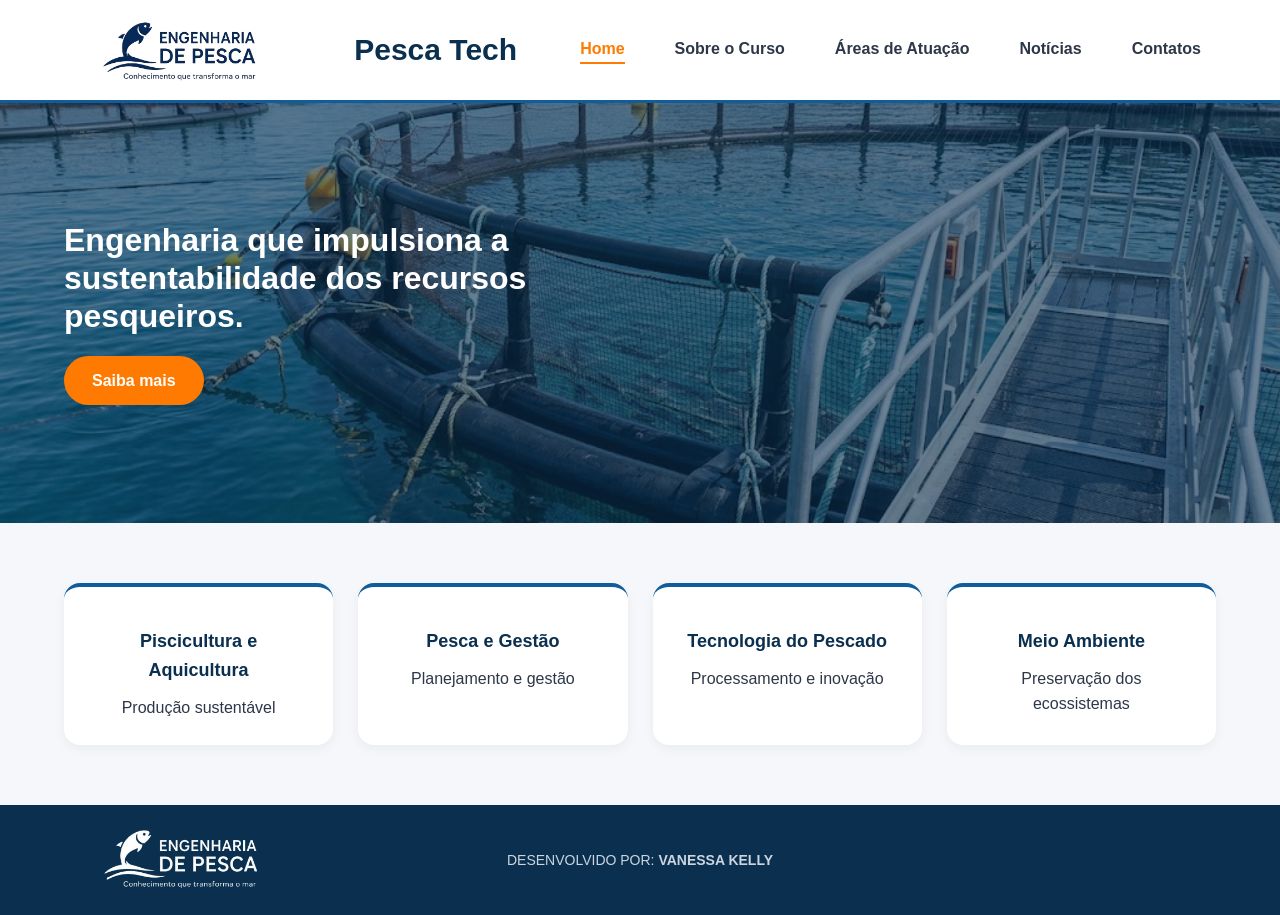
<file: index.html>
<!DOCTYPE html>
<html lang="pt-BR">

<head>
  <meta charset="UTF-8">
  <meta name="viewport" content="width=device-width, initial-scale=1.0">
  <title>Pesca Tech - Home</title>
  <link rel="icon" href="imagens/ICON-Fish.512.png">
  <link rel="stylesheet" href="css/estilos_site.css">

  <!-- Carrega os componentes antes do body carregar -->
  <script src="js/componentes.js"></script>
</head>

<body>

  <meu-header></meu-header>

  <main>
    <section class="banner">
      <div>
        <h2>Engenharia que impulsiona a sustentabilidade dos recursos pesqueiros.</h2>
        <a href="paginas/contato.html">Saiba mais</a>
      </div>
    </section>

    <section class="areas">
      <div class="cards">

        <div class="card">
          <h3>Piscicultura e Aquicultura</h3>
          <p>Produção sustentável</p>
        </div>

        <div class="card">
          <h3>Pesca e Gestão</h3>
          <p>Planejamento e gestão</p>
        </div>

        <div class="card">
          <h3>Tecnologia do Pescado</h3>
          <p>Processamento e inovação</p>
        </div>

        <div class="card">
          <h3>Meio Ambiente</h3>
          <p>Preservação dos ecossistemas</p>
        </div>
      </div>
    </section>

  </main>

  <meu-footer></meu-footer>

  <script src="js/script.js"></script>
</body>

</html>
</file>
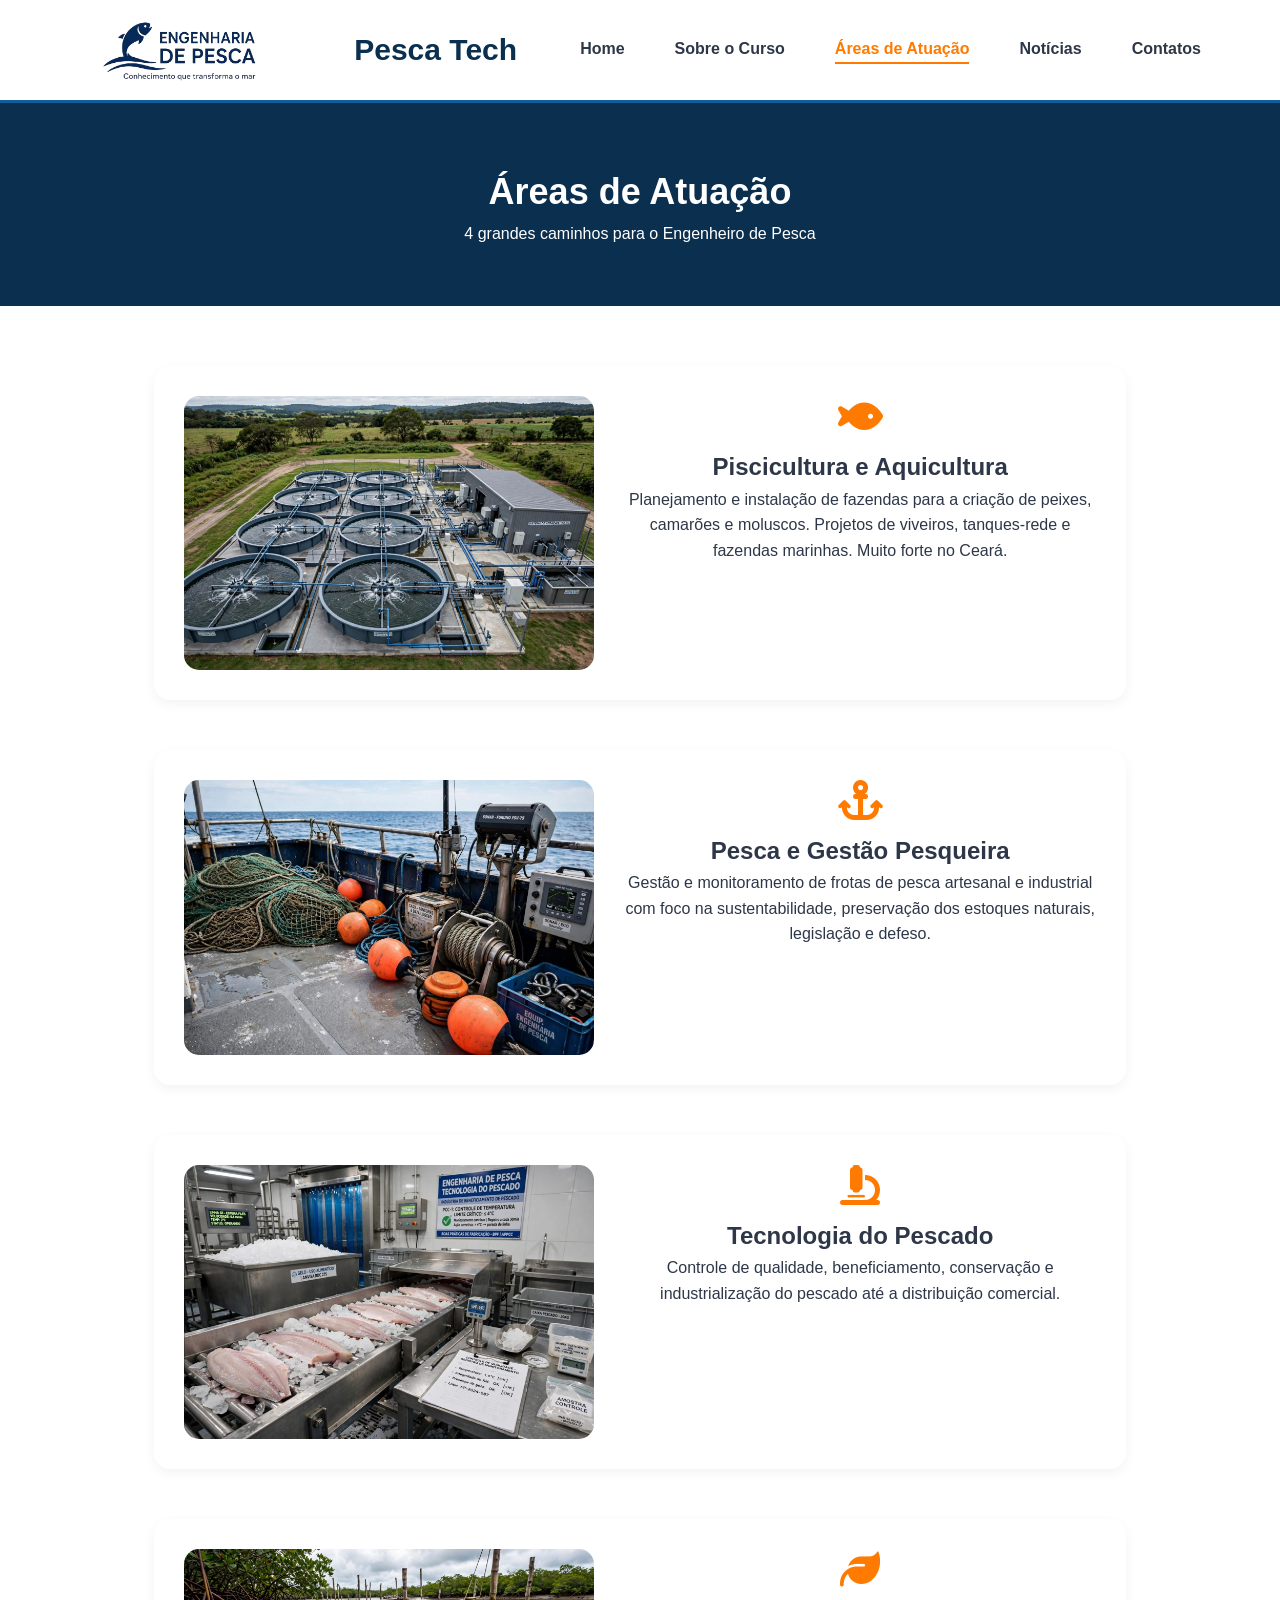
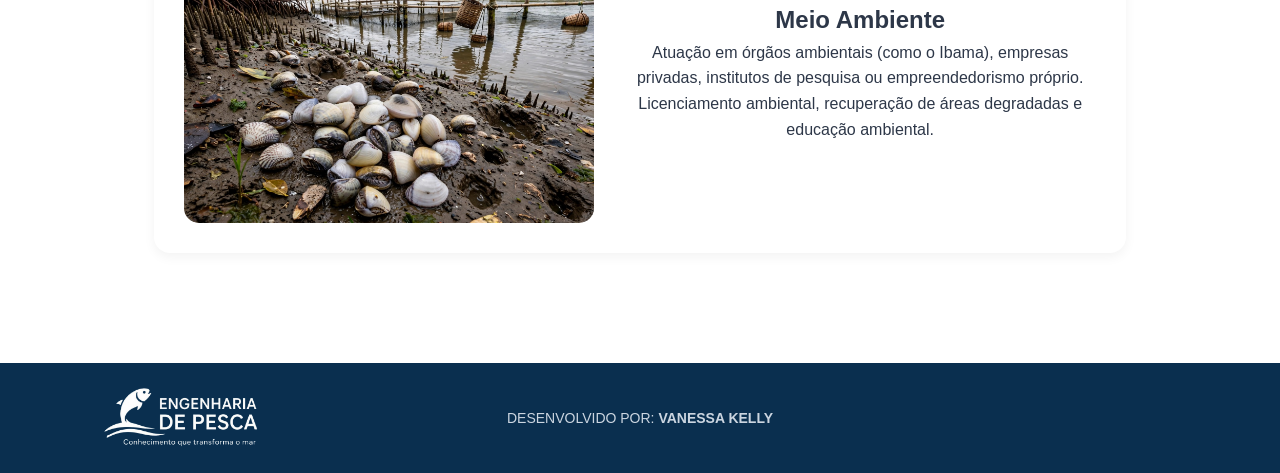
<file: paginas/areas.html>
<!DOCTYPE html>
<html lang="PT- BR">

<head>
  <meta charset="UTF-8">
  <meta name="viewport" content="width=device-width, initial-scale=1.0">
  <title>Áreas de Atuação</title>
  <link rel="icon" href="../imagens/ICON-Fish.512.png">
  <link rel="stylesheet" href="../css/estilos_site.css">

  <!-- Carrega os componentes antes do body carregar -->
  <script src="../js/componentes.js"></script>
</head>

<body>
  <meu-header></meu-header>

  <div class="page-header">
    <h1>Áreas de Atuação</h1>
    <p>4 grandes caminhos para o Engenheiro de Pesca</p>
  </div>
  <main class="page-content">
    <div class="area-detalhe">
      <img src="../imagens/aquicultura_cultivo.jpeg" class="img_aqui" alt="aquicultura">
      <div class="area-texto">
        <i class="fa-solid fa-fish"></i>
        <h2>Piscicultura e Aquicultura</h2>
        <p> Planejamento e instalação de fazendas para a criação de peixes, camarões e moluscos. Projetos de viveiros,
          tanques-rede e fazendas marinhas. Muito forte
          no Ceará.</p>
      </div>
    </div>
    <div class="area-detalhe">
      <img src="../imagens/Image -PESCA.jpeg" class="img_pesca" alt="pesca">
      <div class="area-texto">
        <i class="fa-solid fa-anchor"></i>
        <h2>Pesca e Gestão Pesqueira</h2>
        <p> Gestão e monitoramento de frotas de pesca artesanal e industrial com foco na sustentabilidade, preservação
          dos estoques naturais, legislação e defeso.</p>
      </div>
    </div>

    <div class="area-detalhe">
      <img src="../imagens/Image-TECNOLOLOGIA.jpeg" class="img_tec" alt="tecnologia do pescado">
      <div class="area-texto">
        <i class="fa-solid fa-microscope"></i>
        <h2>Tecnologia do Pescado</h2>
        <p>Controle de qualidade, beneficiamento, conservação e industrialização do pescado até a distribuição
          comercial.</p>
      </div>
    </div>
    <div class="area-detalhe">
      <img src="../imagens/Image-meio_ambiente.jpeg" class="img_ambiente" alt="meio ambiente">
      <div class="area-texto">
        <i class="fa-solid fa-leaf"></i>
        <h2>Meio Ambiente</h2>
        <p> Atuação em órgãos ambientais (como o Ibama), empresas privadas, institutos de pesquisa ou empreendedorismo
          próprio. Licenciamento ambiental, recuperação de áreas degradadas e educação ambiental.</p>
      </div>
    </div>
  </main>

  <meu-footer></meu-footer>

  <script src="../js/script.js"></script>

</body>

</html>
</file>
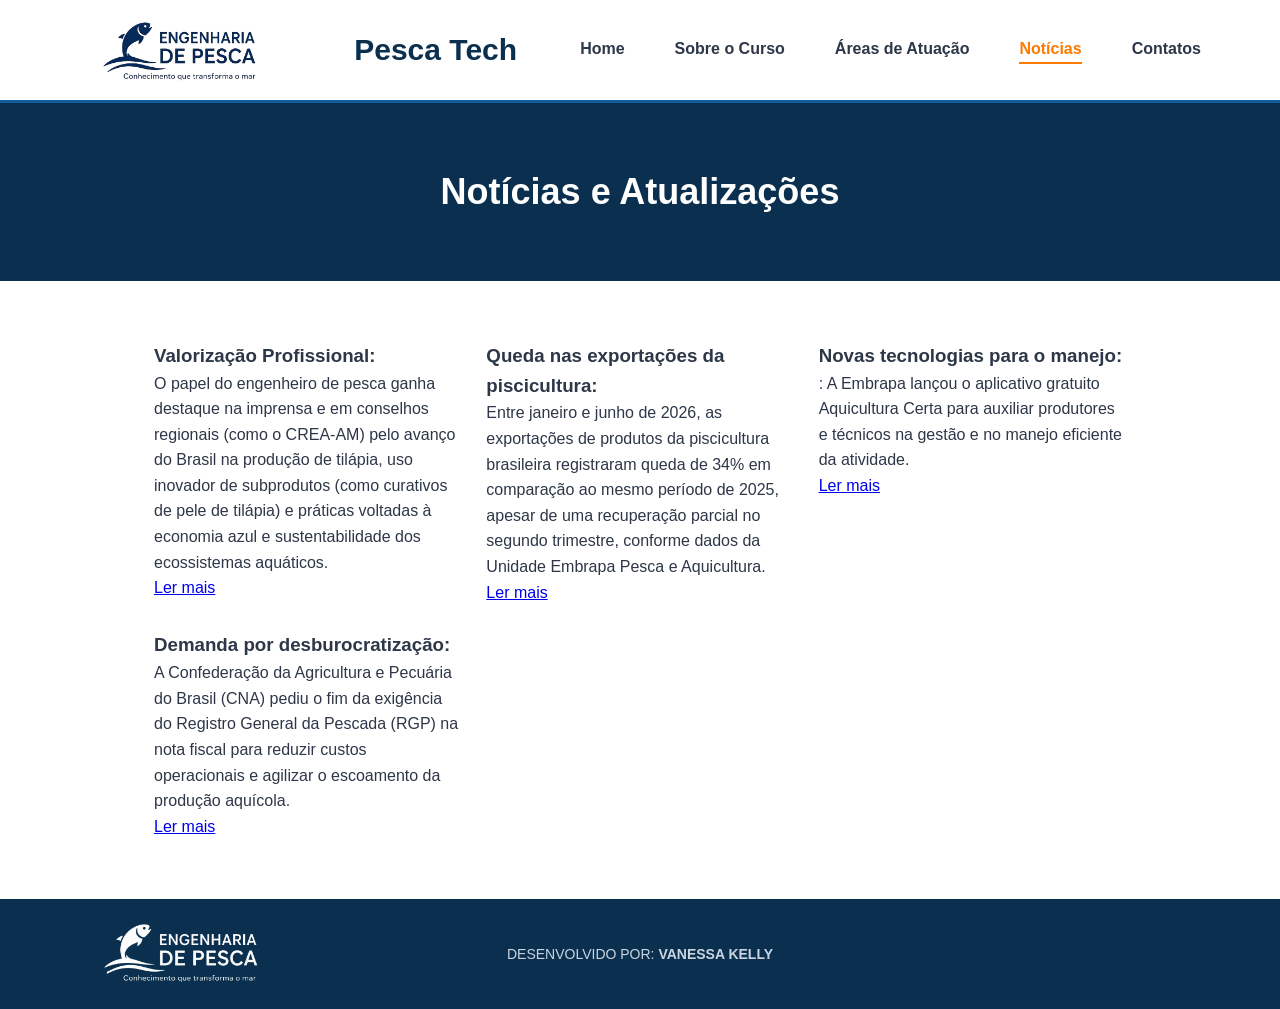
<file: paginas/noticias.html>
<!DOCTYPE html>
<html lang="pt-BR">

<head>
  <meta charset="UTF-8">
  <meta name="viewport" content="width=device-width, initial-scale=1.0">
  <title>Notícias</title>
  <link rel="icon" href="../imagens/ICON-Fish.512.png">
  <link rel="stylesheet" href="../css/estilos_site.css">

  <!-- Carrega os componentes antes do body carregar -->
  <script src="../js/componentes.js"></script>
</head>

<body>
  <meu-header></meu-header>

  <div class="page-header">
    <h1>Notícias e Atualizações</h1>
  </div>
  <main class="page-content">
    <div class="news-grid">
      <div class="news-item">
        <h3>Valorização Profissional:</h3>
        <p> O papel do engenheiro de pesca ganha destaque na imprensa e em conselhos regionais (como o CREA-AM) pelo
          avanço do Brasil na produção de tilápia, uso inovador de subprodutos (como curativos de pele de tilápia) e
          práticas voltadas à economia azul e sustentabilidade dos ecossistemas aquáticos.</p><a
          href="https://conbep.com.br/">Ler mais</a>
      </div>
      <div class="news-item">
        <h3>Queda nas exportações da piscicultura:</h3>
        <p> Entre janeiro e junho de 2026, as exportações de produtos da piscicultura brasileira registraram queda de
          34% em comparação ao mesmo período de 2025, apesar de uma recuperação parcial no segundo trimestre, conforme
          dados da Unidade Embrapa Pesca e Aquicultura.</p><a
          href="https://www.embrapa.br/web/pesca-e-aquicultura/noticias">Ler mais</a>
      </div>
      <div class="news-item">
        <h3>Novas tecnologias para o manejo: </h3>
        <p>: A Embrapa lançou o aplicativo gratuito Aquicultura Certa para auxiliar produtores e técnicos na gestão e no
          manejo eficiente da atividade.</p><a href="https://www.embrapa.br/web/pesca-e-aquicultura/noticias">Ler
          mais</a>
      </div>

      <div class="news-item">
        <h3>Demanda por desburocratização:</h3>
        <p> A Confederação da Agricultura e Pecuária do Brasil (CNA) pediu o fim da exigência do Registro General da
          Pescada (RGP) na nota fiscal para reduzir custos operacionais e agilizar o escoamento da produção aquícola.
        </p><a href="https://noticias.broto.com.br/pecuaria/aquicultura/">Ler mais</a>
      </div>

    </div>
  </main>

  <meu-footer></meu-footer>

  <script src="../js/script.js"></script>

</body>

</html>
</file>
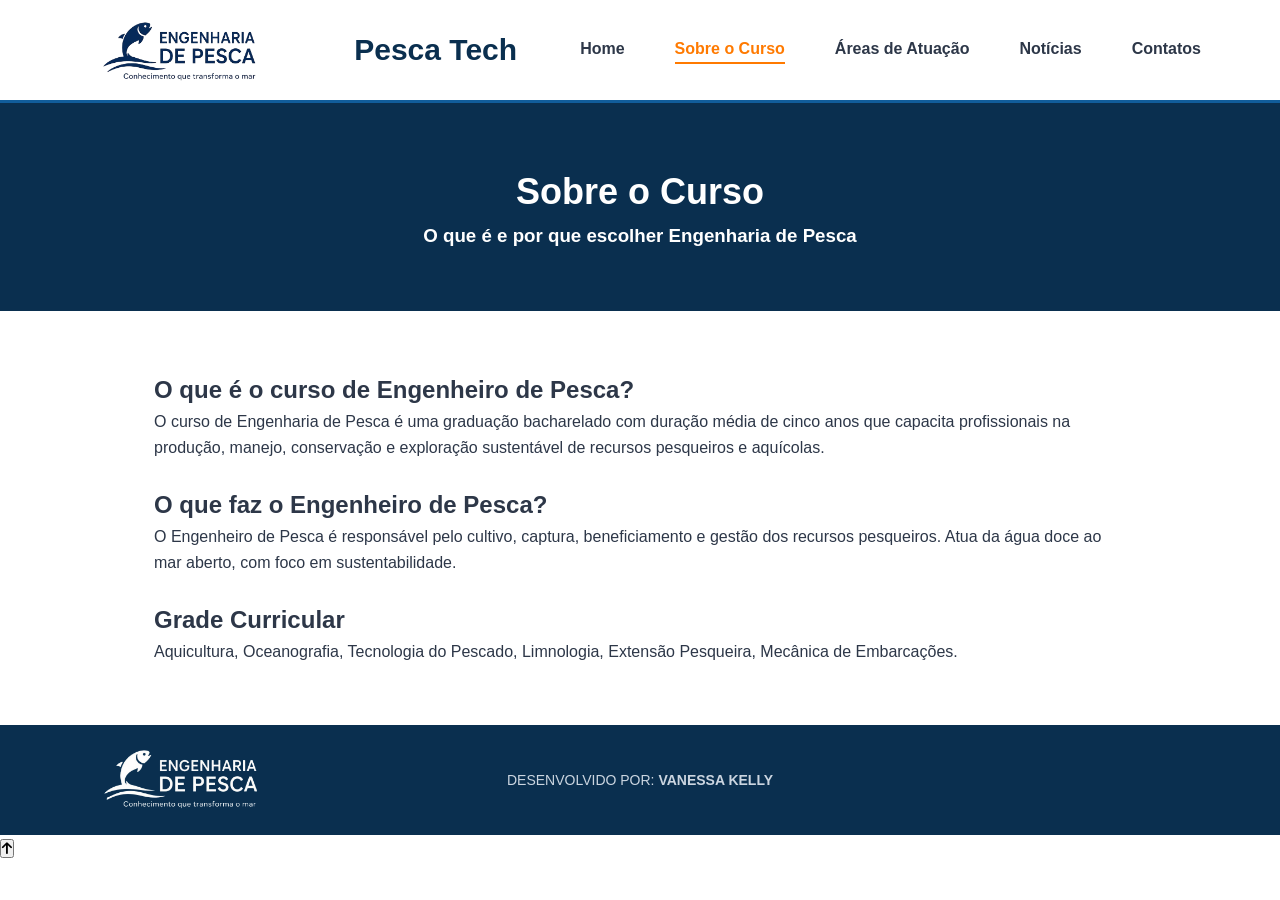
<file: paginas/sobre.html>
<!DOCTYPE html>
<html lang="en">

<head>
  <meta charset="UTF-8">
  <meta name="viewport" content="width=device-width, initial-scale=1.0">
  <title>Sobre o Curso</title>
  <link rel="icon" href="../imagens/ICON-Fish.512.png">
  <link rel="stylesheet" href="../css/estilos_site.css">

  <!-- Carrega os componentes antes do body carregar -->
  <script src="../js/componentes.js"></script>
</head>

<body>

  <meu-header></meu-header>

  <div class="page-header">
    <h1>Sobre o Curso</h1>
    <h3>O que é e por que escolher Engenharia de Pesca</h3>
  </div>

  <main class="page-content">
    <h2>O que é o curso de Engenheiro de Pesca?</h2>
    <p>O curso de Engenharia de Pesca é uma graduação bacharelado com duração média de cinco anos que capacita
      profissionais na produção, manejo, conservação e exploração sustentável de recursos pesqueiros e aquícolas.</p>
    <br>

    <h2>O que faz o Engenheiro de Pesca?</h2>
    <p>O Engenheiro de Pesca é responsável pelo cultivo, captura, beneficiamento e gestão dos recursos pesqueiros. Atua
      da água doce ao mar aberto, com foco em sustentabilidade.</p>
    <br>
    <h2>Grade Curricular</h2>
    <p>Aquicultura, Oceanografia, Tecnologia do Pescado, Limnologia, Extensão Pesqueira, Mecânica de Embarcações.</p>
  </main>

  <meu-footer></meu-footer>

  <script src="../js/script.js"></script>

</body>

</html>
</file>
<file: css/estilos_site.css>
:root {
  --azul: #115D9B;
  --azul-escuro: #0A2F4F;
  --laranja: #FF7A00;
  --cinza-bg: #F5F7FA;
  --texto: #2d3748;
}

* {
  margin: 0;
  padding: 0;
  box-sizing: border-box;
  font-family: 'Inter', Arial, sans-serif;
}

body {
  color: var(--texto);
  line-height: 1.6;
}

/* HEADER */
header {
  display: flex;
  justify-content: space-between;
  align-items: center;
  flex-wrap: wrap;
  /* Permite que itens desçam de linha se faltar espaço */
  padding: 10px 5%;
  /* Espaçamento relativo à largura da tela */
  gap: 15px;
  /* Distância segura entre logo, título e menu */
  background: white;
  border-bottom: 3px solid var(--azul);
}

header img {
  max-height: 80px;
  width: auto;
  /* Mantém a proporção real sem distorcer */
  max-width: 100%;
  /* Nunca transborda a largura do pai */
}

header h1 {
  font-size: 30px;
  color: var(--azul-escuro);
  text-align: center;
  margin: 0;
}

header nav {
  display: flex;
  gap: 20px;
}

header nav a {
  text-decoration: none;
  color: var(--texto);
  font-weight: 600;
  margin-left: 15px;
  margin-right: 15px;
}

header nav a:hover {
  color: var(--laranja);
}

/*Esconder o hambúrger no desktop*/
.menu-toggle {
  display: none;
  font-size: 28px;
  background: none;
  border: none;
  color: white;
  cursor: pointer;

}

/* BANNER */
.banner {
  background: url('../imagens/Aquicultura_img.jpg') center/cover;
  height: 420px;
  display: flex;
  align-items: center;
  padding: 0 5%;
  position: relative;
}

.banner::before {
  content: '';
  position: absolute;
  inset: 0;
  background: rgba(10, 47, 79, 0.6);
}

.banner div {
  position: relative;
  color: white;
  max-width: 500px;
}

.banner h2 {
  font-size: 32px;
  margin-bottom: 20px;
  line-height: 1.2;
}

.banner a {
  background: var(--laranja);
  color: white;
  padding: 12px 28px;
  border-radius: 30px;
  text-decoration: none;
  font-weight: bold;
  display: inline-block;
}

/* SOBRE */
.sobre {
  display: flex;
  gap: 40px;
  padding: 60px 5%;
  align-items: center;
  flex-wrap: wrap;
}

.sobre img {
  width: 100%;
  max-width: 500px;
  border-radius: 16px;
}

.sobre h2 {
  color: var(--azul);
  margin-bottom: 15px;
}

.sobre a {
  background: var(--azul);
  color: white;
  padding: 10px 22px;
  border-radius: 8px;
  text-decoration: none;
  display: inline-block;
  margin-top: 15px;
}

/* ÁREAS - CARDS */
.areas {
  background: var(--cinza-bg);
  padding: 60px 5%;
}

.cards {
  display: grid;
  grid-template-columns: repeat(auto-fit, minmax(250px, 1fr));
  gap: 25px;
}

.area-texto {
  flex: 1;
  text-align: center;
}

.area-texto i {
  font-size: 36px;
  color: var(--laranja);
  display: inline-block;
  margin-bottom: 12px;
}

.img_aqui {
  width: 45%;
  border-radius: 15px;
}

.img_tec {
  width: 45%;
  border-radius: 15px;
}

.img_pesca {
  width: 45%;
  border-radius: 15px;
}

.img_ambiente {
  width: 45%;
  border-radius: 15px;
}

.card {
  background: white;
  padding: 25px;
  border-radius: 16px;
  text-align: center;
  box-shadow: 0 4px 12px rgba(0, 0, 0, 0.05);
  border-top: 4px solid var(--azul);
}

.card h3 {
  color: var(--azul-escuro);
  margin: 15px 0 10px;
  font-size: 18px;
}

.card a {
  margin-top: 15px;
  display: inline-block;
  color: var(--azul);
  font-weight: 600;
  text-decoration: none;
  border: 1px solid var(--azul);
  padding: 6px 16px;
  border-radius: 20px;
}

.card a:hover {
  background: var(--azul);
  color: white;
}

/* NOTÍCIAS */
.noticias {
  padding: 60px 5%;
}

.noticias h2 {
  color: var(--azul);
  margin-bottom: 30px;
}

.news-grid {
  display: grid;
  grid-template-columns: repeat(auto-fit, minmax(300px, 1fr));
  gap: 25px;
}

.news-item img {
  width: 100%;
  border-radius: 12px;
  margin-bottom: 10px;
}

/* FOOTER */
footer {
  display: flex;
  justify-content: space-between;
  align-items: center;
  flex-wrap: wrap;
  padding: 15px 5%;
  background: var(--azul-escuro);
  color: white;
  gap: 15px;
}

/* Imagem do rodapé */
footer img {
  max-height: 80px;
  width: auto;
  max-width: 100%;
  object-fit: contain;
}

footer a {
  color: #cbd5e0;
  text-decoration: none;
  display: block;
  margin-top: 6px;
}

footer a:hover {
  color: var(--laranja);
}

/* Texto de créditos */
footer p {
  margin: 0;
  font-size: clamp(0.75rem, 2vw, 0.9rem);
  /* Escala suavemente */
}

/* MOBILE- FORÇA O MENU A NÃO CORTAR NO CELULAR */
@media (max-width: 768px) {
  .menu-toggle {
    display: block !important;
    /* Mostra o botão hambúrguer */
    font-size: 26px;
    background: none;
    border: none;
    color: var(--azul-escuro);
    cursor: pointer;
  }

  header nav {
    display: none !important;
    /* Fica oculto (hide) por padrão */
    flex-direction: column;
    width: 100%;
    background: white;
    padding: 15px 0;
    gap: 12px;
  }

  header nav.ativo {
    display: flex !important;
    /* Exibe o menu ao clicar */
  }
}


/* PÁGINAS INTERNAS */
.page-header {
  background: var(--azul-escuro);
  color: white;
  padding: 60px 5%;
  text-align: center;
}

.page-header h1 {
  font-size: 36px;
}

.page-content {
  padding: 60px 5%;
  max-width: 1100px;
  margin: 0 auto;
}

.area-detalhe {
  display: flex;
  gap: 30px;
  margin-bottom: 50px;
  background: white;
  padding: 30px;
  border-radius: 16px;
  box-shadow: 0 4px 12px rgba(0, 0, 0, 0.05);
}

.area-detalhe i {
  font-size: 40px;
  color: var(--laranja);
}

.form-contato {
  display: grid;
  gap: 15px;
  max-width: 600px;
}

.form-contato input,
.form-contato textarea {
  padding: 12px;
  border: 1px solid #ddd;
  border-radius: 8px;
  width: 100%;
}

.form-contato button {
  background: var(--laranja);
  color: white;
  border: none;
  padding: 14px;
  border-radius: 8px;
  font-weight: bold;
  cursor: pointer;
}
</file>
